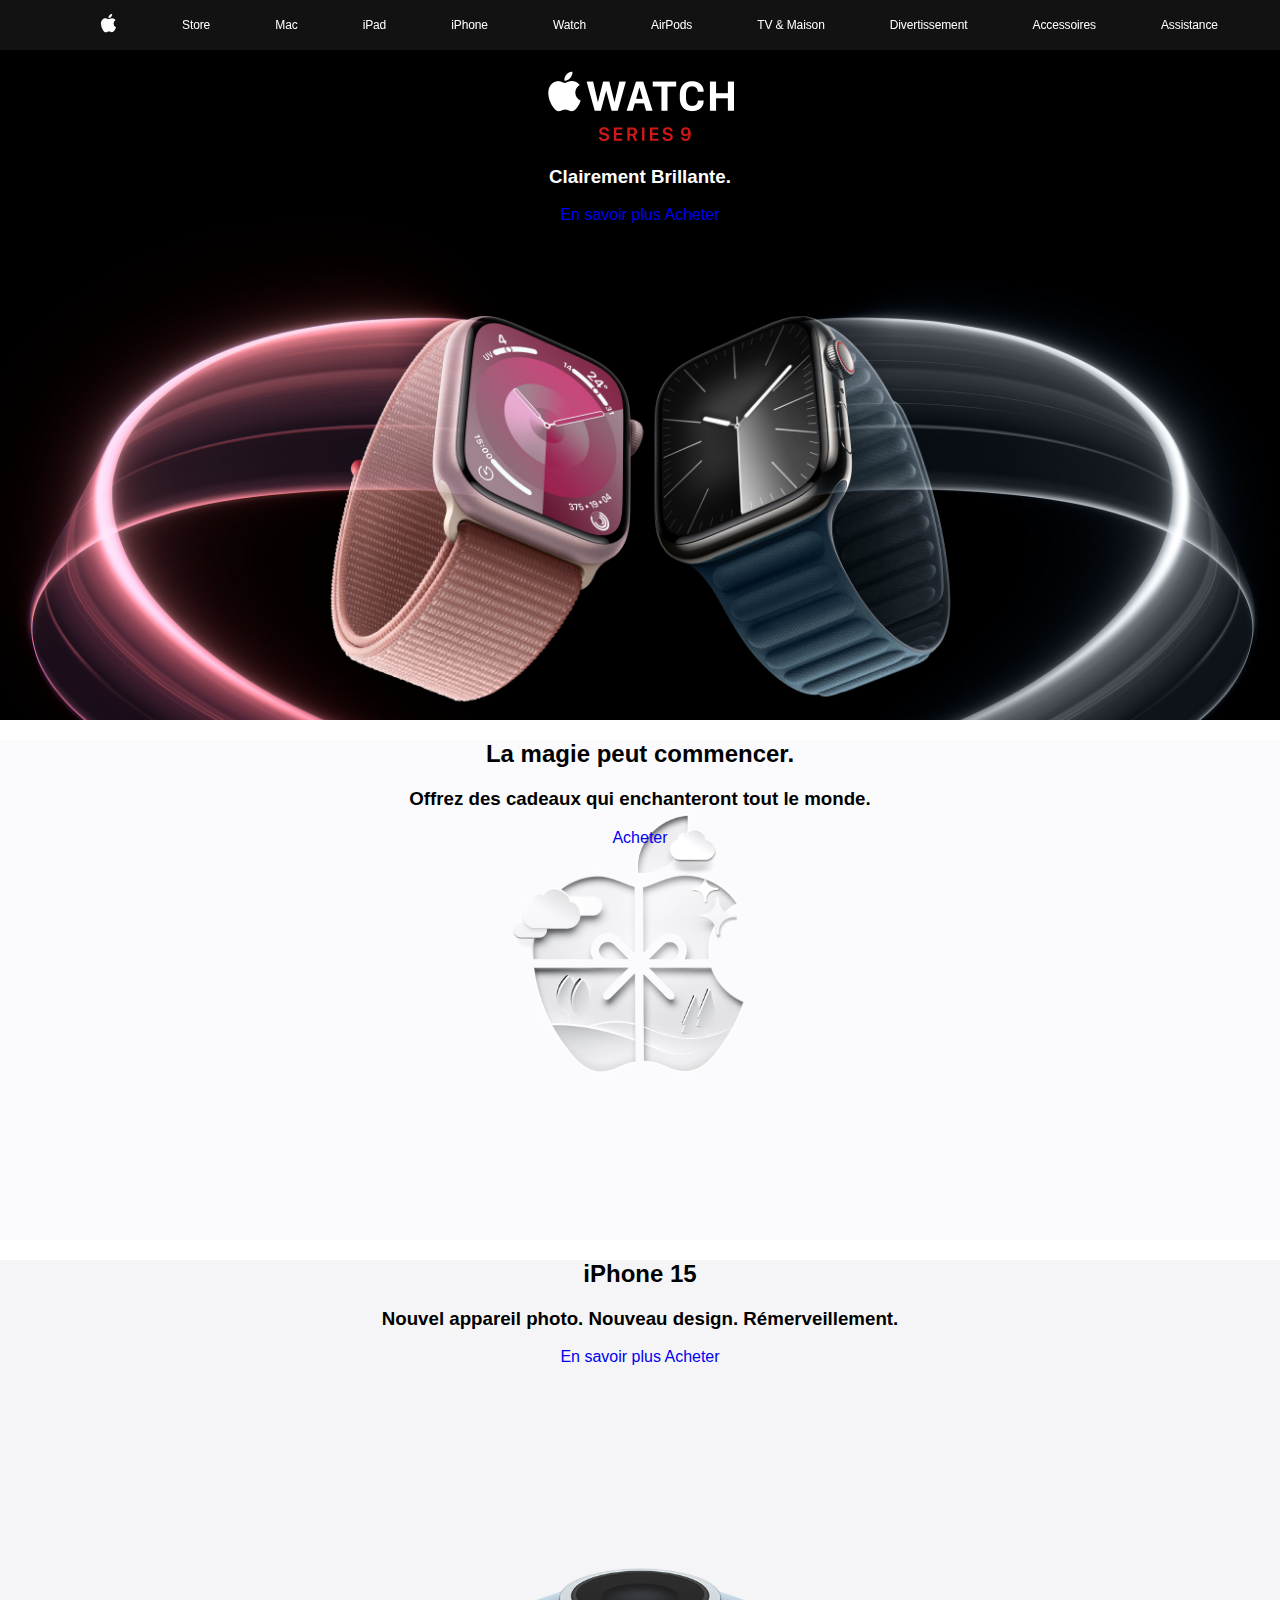
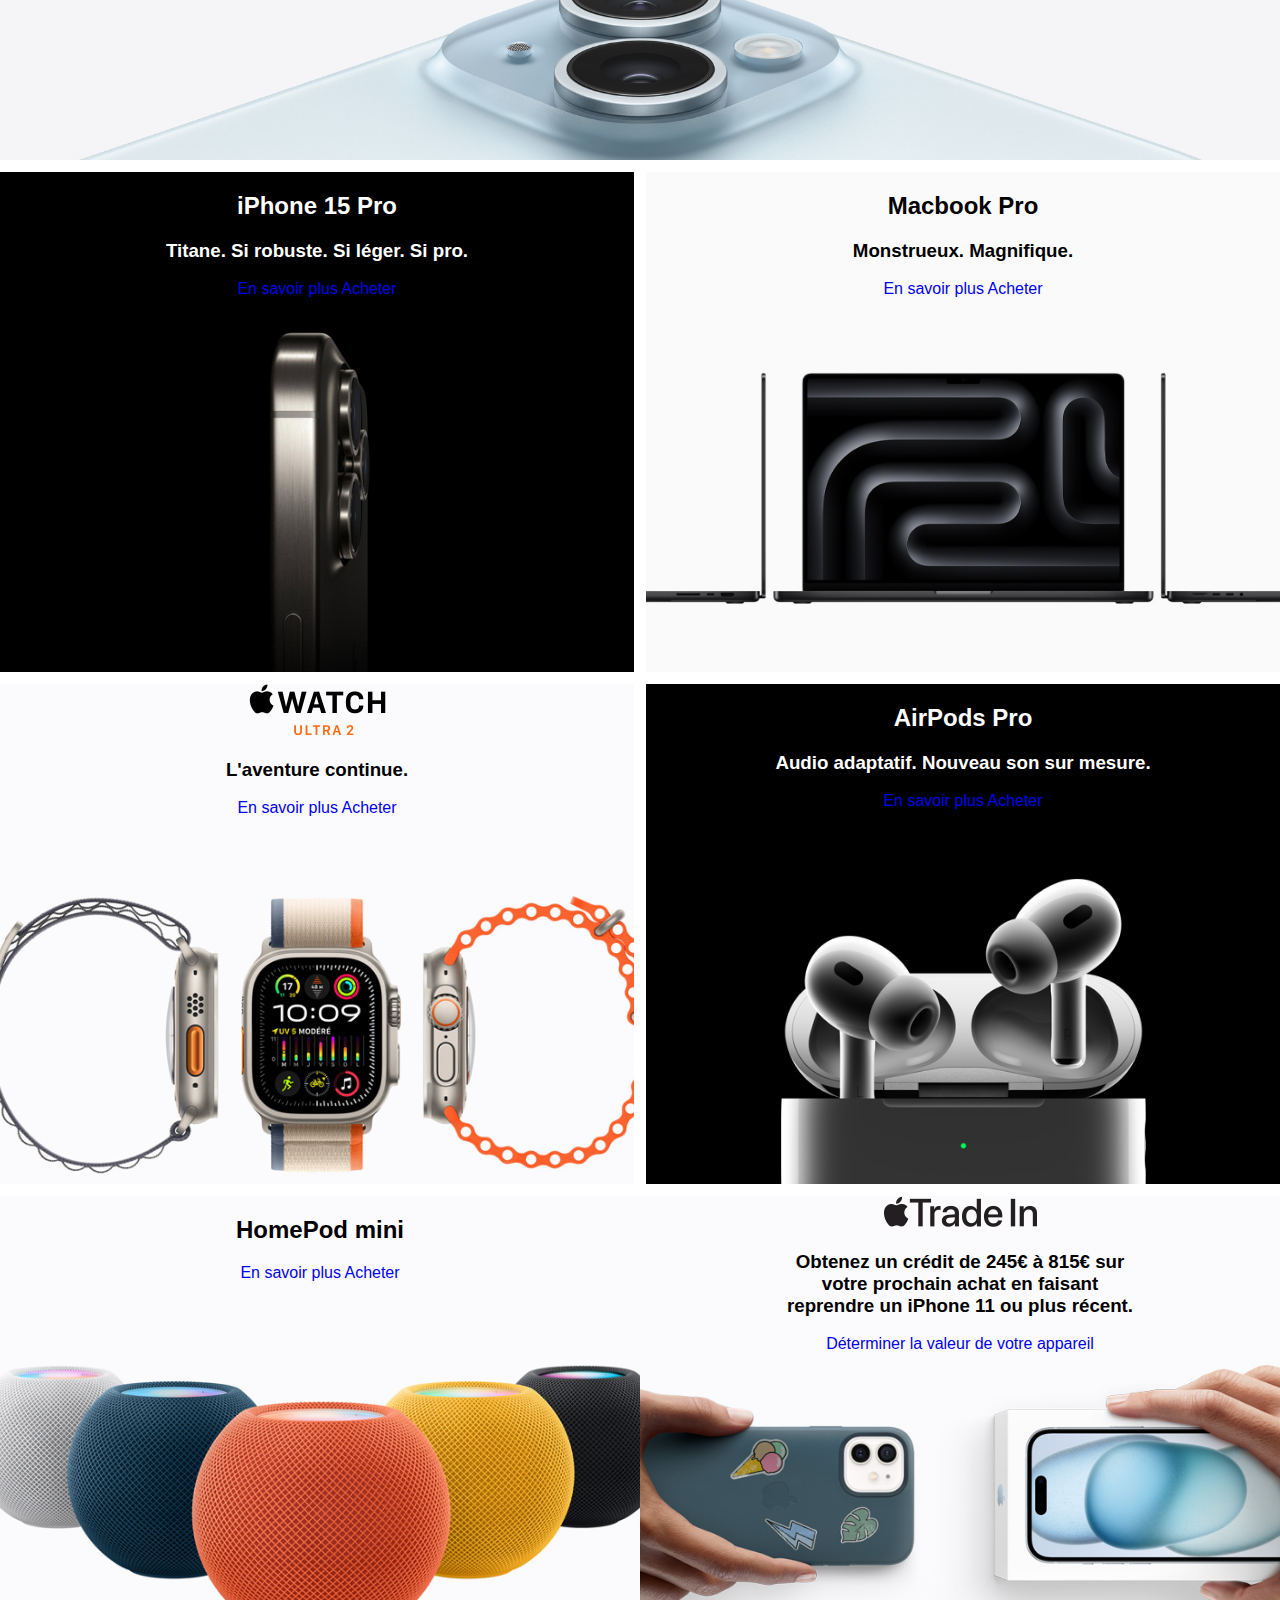
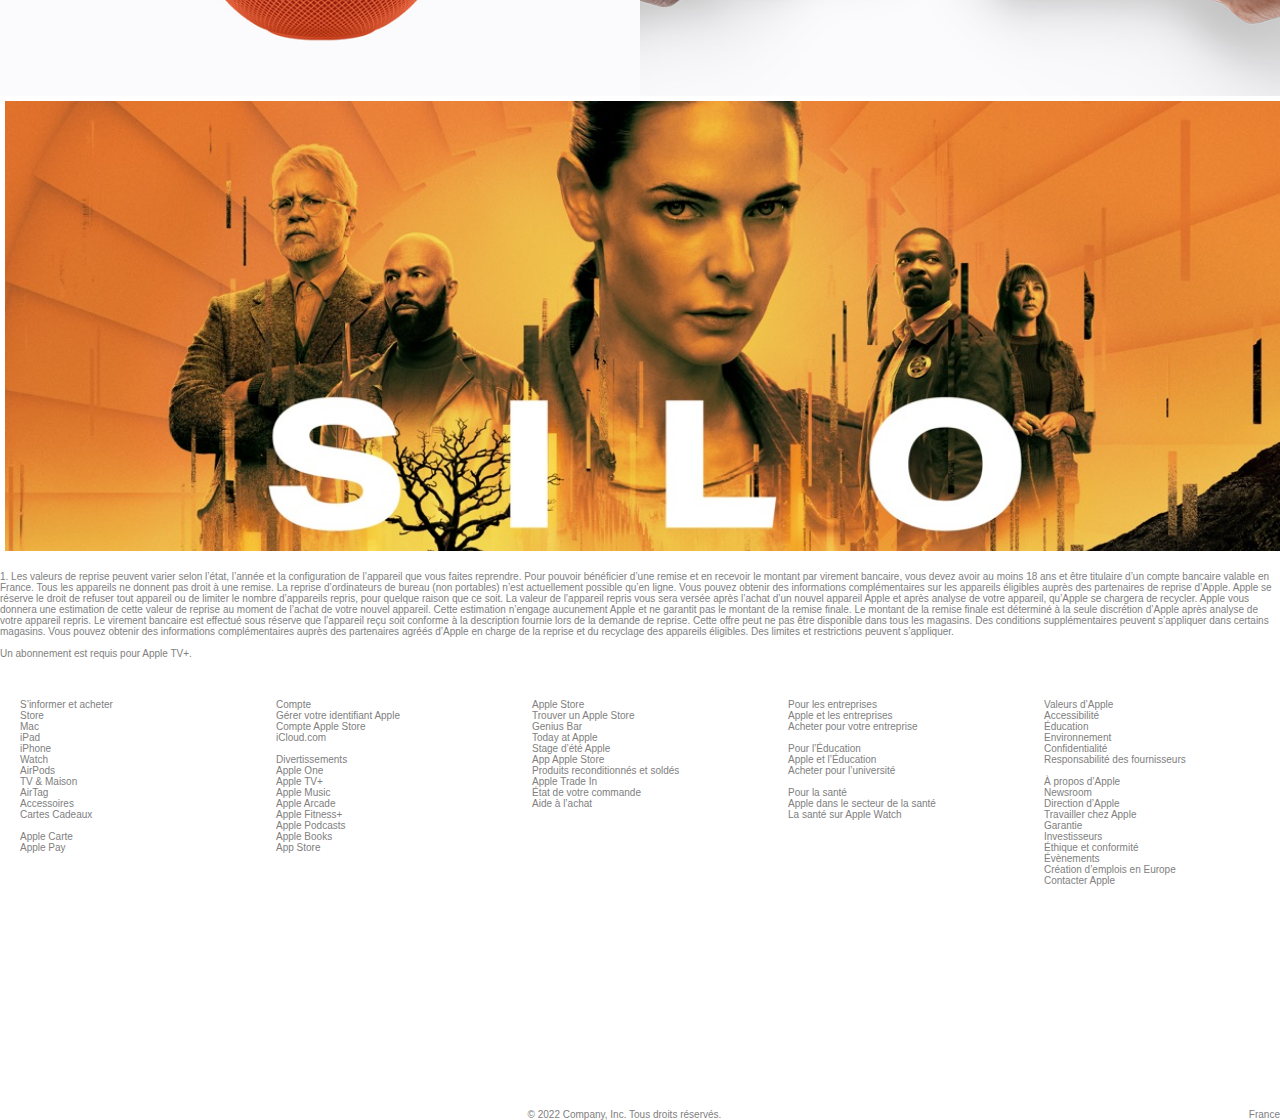
<file: index.html>
<!doctype html>
<html>
<head>
    <link rel="stylesheet" href="index.css">
    <script src="index.js"></script>
</head>
<title>Apple (France)</title>
<meta http-equiv="Content-Type" content="text/html; charset=UTF-8">
</head> 
<body>


 <header>
        <nav class="header1">
            <ul>            
                <svg height="48" viewBox="0 0 17 48" width="17" xmlns="http://www.w3.org/2000/svg"><path d="m15.5752 19.0792a4.2055 4.2055 0 0 0 -2.01 3.5376 4.0931 4.0931 0 0 0 2.4908 3.7542 9.7779 9.7779 0 0 1 -1.2755 2.6351c-.7941 1.1431-1.6244 2.2862-2.8878 2.2862s-1.5883-.734-3.0443-.734c-1.42 0-1.9252.7581-3.08.7581s-1.9611-1.0589-2.8876-2.3584a11.3987 11.3987 0 0 1 -1.9373-6.1487c0-3.61 2.3464-5.523 4.6566-5.523 1.2274 0 2.25.8062 3.02.8062.734 0 1.8771-.8543 3.2729-.8543a4.3778 4.3778 0 0 1 3.6822 1.841zm-6.8586-2.0456a1.3865 1.3865 0 0 1 -.2527-.024 1.6557 1.6557 0 0 1 -.0361-.337 4.0341 4.0341 0 0 1 1.0228-2.5148 4.1571 4.1571 0 0 1 2.7314-1.4078 1.7815 1.7815 0 0 1 .0361.373 4.1487 4.1487 0 0 1 -.9867 2.587 3.6039 3.6039 0 0 1 -2.5148 1.3236z"></path></svg>
                <a href="#">Store</a>
                <a href="#">Mac</a>
                <a href="#">iPad</a>
                <a href="#">iPhone</a>
                <a href="#">Watch</a>
                <a href="#">AirPods</a>
                <a href="#">TV & Maison</a>
                <a href="#">Divertissement</a>
                <a href="#">Accessoires</a>
                <a href="#">Assistance</a>
                <svg xmlns="http://www.w3.org/2000/svg" width="15px" height="44px" viewBox="0 0 15 44">
                    <path d="M14.298,27.202l-3.87-3.87c0.701-0.929,1.122-2.081,1.122-3.332c0-3.06-2.489-5.55-5.55-5.55c-3.06,0-5.55,2.49-5.55,5.55 c0,3.061,2.49,5.55,5.55,5.55c1.251,0,2.403-0.421,3.332-1.122l3.87,3.87c0.151,0.151,0.35,0.228,0.548,0.228 s0.396-0.076,0.548-0.228C14.601,27.995,14.601,27.505,14.298,27.202z M1.55,20c0-2.454,1.997-4.45,4.45-4.45 c2.454,0,4.45,1.997,4.45,4.45S8.454,24.45,6,24.45C3.546,24.45,1.55,22.454,1.55,20z"></path>
                    </svg>
                <span class="globalnav-image-compact"><svg height="48" viewBox="0 0 17 48" width="17" xmlns="http://www.w3.org/2000/svg"><path d="m13.4575 16.9268h-1.1353a3.8394 3.8394 0 0 0 -7.6444 0h-1.1353a2.6032 2.6032 0 0 0 -2.6 2.6v8.9232a2.6032 2.6032 0 0 0 2.6 2.6h9.915a2.6032 2.6032 0 0 0 2.6-2.6v-8.9231a2.6032 2.6032 0 0 0 -2.6-2.6001zm-4.9575-2.2768a2.658 2.658 0 0 1 2.6221 2.2764h-5.2442a2.658 2.658 0 0 1 2.6221-2.2764zm6.3574 13.8a1.4014 1.4014 0 0 1 -1.4 1.4h-9.9149a1.4014 1.4014 0 0 1 -1.4-1.4v-8.9231a1.4014 1.4014 0 0 1 1.4-1.4h9.915a1.4014 1.4014 0 0 1 1.4 1.4z"></path></svg></span>

    </header>
    <section class="hero1">
        <div class="div0">
            <img class="watch_9" src="./Images/watch_9.png">
        </div>    
        <h3>Clairement Brillante.</h3>
        <a href="#">En savoir plus  </a>
        <a href="#">Acheter</a>
    </section>
    <section class="hero2">
        <div>
            <h2>La magie peut commencer.</h2>
            <h3>Offrez des cadeaux qui enchanteront tout le monde.</h3>
            <a href="#">Acheter</a>
        </div>
    </section>
    <section class="hero3">
        <div class="allo">
            <h2>iPhone 15</h2>
            <h3>Nouvel appareil photo. Nouveau design. Rémerveillement.</h3>
            <a href="#">En savoir plus  </a>
            <a href="#">Acheter</a>
        </div>
    </section>
    <section class="hero4">
        <div class="div1">
            <h2>iPhone 15 Pro</h2>
            <h3>Titane. Si robuste. Si léger. Si pro.</h3>
            <a href="#">En savoir plus  </a>
            <a href="#">Acheter</a>
        </div>
        <div class="div2">
            <h2>Macbook Pro</h2>
            <h3>Monstrueux. Magnifique.</h3>
            <a href="#">En savoir plus  </a>
            <a href="#">Acheter</a>
        </div>
    </section>
</section>
<section class="hero4">
    <div class="div10">
        <img class="apple_watch_ultra_2" src="/Images/promowatch.png">
        <h3>L'aventure continue.</h3>
        <a href="#">En savoir plus  </a>
        <a href="#">Acheter</a>
     </div>
     <div class="div11">
        <h2>AirPods Pro</h2>
        <h3>Audio adaptatif. Nouveau son sur mesure.</h3>
        <a href="#">En savoir plus  </a>
        <a href="#">Acheter</a>
    </div>
</section>
</section>
<section class="hero5">
    <div class="div12">
        <h2>HomePod mini</h2>
        <a href="#">En savoir plus  </a>
        <a href="#"> Acheter</a>
     </div>
     <div class="div13">
        <img class="Tradein" src="/Images/Tradein.png">
        <h3>Obtenez un crédit de 245€ à 815€ sur<br> votre prochain achat en faisant<br> reprendre un iPhone 11 ou plus récent.</h3>
        <a href="#">Déterminer la valeur de votre appareil</a>
    </div>
</section>


     <div class="carousel-container">
        <div class="carousel">
            <div class="carousel-item">
                         
        </div>
     </div>
</div>





<div class="affichedesk">
    <div class="text-block">
        1.   Les valeurs de reprise peuvent varier selon l’état, l’année et la configuration de l’appareil que vous faites reprendre. Pour pouvoir bénéficier d’une remise et en recevoir le montant par virement bancaire, vous devez avoir au moins 18 ans et être titulaire d’un compte bancaire valable en France. Tous les appareils ne donnent pas droit à une remise. La reprise d’ordinateurs de bureau (non portables) n’est actuellement possible qu’en ligne. Vous pouvez obtenir des informations complémentaires sur les appareils éligibles auprès des partenaires de reprise d’Apple. Apple se réserve le droit de refuser tout appareil ou de limiter le nombre d’appareils repris, pour quelque raison que ce soit. La valeur de l’appareil repris vous sera versée après l’achat d’un nouvel appareil Apple et après analyse de votre appareil, qu’Apple se chargera de recycler. Apple vous donnera une estimation de cette valeur de reprise au moment de l’achat de votre nouvel appareil. Cette estimation n’engage aucunement Apple et ne garantit pas le montant de la remise finale. Le montant de la remise finale est déterminé à la seule discrétion d’Apple après analyse de votre appareil repris. Le virement bancaire est effectué sous réserve que l’appareil reçu soit conforme à la description fournie lors de la demande de reprise. Cette offre peut ne pas être disponible dans tous les magasins. Des conditions supplémentaires peuvent s’appliquer dans certains magasins. Vous pouvez obtenir des informations complémentaires auprès des partenaires agréés d’Apple en charge de la reprise et du recyclage des appareils éligibles. Des limites et restrictions peuvent s’appliquer.
    <br> <br> Un abonnement est requis pour Apple TV+.
    </div>
    <div class="containertext">

        <div class="footeur">
            <div class="text-block">
                <p> 
                    S’informer et acheter<br>
                    Store<br>
                    Mac<br>
                    iPad<br>
                    iPhone<br>
                    Watch<br>
                    AirPods<br>
                    TV & Maison<br>
                    AirTag<br>
                    Accessoires<br>
                    Cartes Cadeaux<br><br>
                    Apple Carte<br>
                    Apple Pay<br>
                </p>
            </div>
        </div>

        <div class="footeur">
            <div class="text-block">
                <p>
                    Compte<br>
                    Gérer votre identifiant Apple<br>
                    Compte Apple Store<br>
                    iCloud.com<br><br>
                    Divertissements<br>
                    Apple One<br>
                    Apple TV+<br>
                    Apple Music<br>
                    Apple Arcade<br>
                    Apple Fitness+<br>
                    Apple Podcasts<br>
                    Apple Books<br>
                    App Store<br>
                </p>
            </div>
        </div> 

        <div class="footeur">
            <div class="text-block">
                <p>
                    Apple Store<br>
                    Trouver un Apple Store<br>
                    Genius Bar<br>
                    Today at Apple<br>
                    Stage d’été Apple<br>
                    App Apple Store<br>
                    Produits reconditionnés et soldés<br>
                    Apple Trade In<br>
                    État de votre commande<br>
                    Aide à l’achat<br>
                </p>
            </div>
        </div> 

        <div class="footeur">
            <div class="text-block">
                <p>
                    Pour les entreprises<br>
                    Apple et les entreprises<br>
                    Acheter pour votre entreprise <br> <br>
                    Pour l’Éducation<br>
                    Apple et l’Éducation<br>
                    Acheter pour l’université<br> <br>
                    Pour la santé<br>
                    Apple dans le secteur de la santé<br>
                    La santé sur Apple Watch<br>
                </p>
            </div>
        </div>

        <div class="footeur">
            <div class="text-block">
                <p>
                    Valeurs d’Apple<br>
                    Accessibilité<br>
                    Éducation<br>
                    Environnement<br>
                    Confidentialité<br>
                    Responsabilité des fournisseurs<br> <br>
                    À propos d’Apple<br>
                    Newsroom<br>
                    Direction d’Apple<br>
                    Travailler chez Apple<br>
                    Garantie<br>
                    Investisseurs<br>
                    Éthique et conformité<br>
                    Évènements<br>
                    Création d’emplois en Europe<br>
                    Contacter Apple<br>

                </p>
            </div>
        </div>
    </div>
</div>


<div class="affichemob">
    <div class="containerfootmob">
        <div class="textfootmob">
            <p>
                S’informer et acheter
            </p>
            
        </div>

        <div class="textfootmob">
            <p>
                &darr;
            </p>
        </div>
    </div>

    <div class="containerfootmob">
        <div class="textfootmob">
            <p>
                Apple Carte
            </p>
            
        </div>

        <div class="textfootmob">
            <p>
                &darr;
            </p>
        </div>
    </div>

    <div class="containerfootmob">
        <div class="textfootmob">
            <p>
                Compte
            </p>
            
        </div>

        <div class="textfootmob">
            <p>
                &darr;
            </p>
        </div>
    </div>

    <div class="containerfootmob">
        <div class="textfootmob">
            <p>
                Divertissements
            </p>
            
        </div>

        <div class="textfootmob">
            <p>
                &darr;
            </p>
        </div>
    </div>

    <div class="containerfootmob">
        <div class="textfootmob">
            <p>
                Apple Store
            </p>
            
        </div>

        <div class="textfootmob">
            <p>
                &darr;
            </p>
        </div>
    </div>

    <div class="containerfootmob">
        <div class="textfootmob">
            <p>
                Pour les entreprises
            </p>
            
        </div>

        <div class="textfootmob">
            <p>
                &darr;
            </p>
        </div>
    </div>

    <div class="containerfootmob">
        <div class="textfootmob">
            <p>
                Pour l’Éducation
            </p>
            
        </div>

        <div class="textfootmob">
            <p>
                &darr;
            </p>
        </div>
    </div>

    <div class="containerfootmob">
        <div class="textfootmob">
            <p>
                Pour la santé
            </p>
            
        </div>

        <div class="textfootmob">
            <p>
                &darr;
            </p>
        </div>
    </div>
    <div class="containerfootmob">
        <div class="textfootmob">
            <p>
                Valeurs d’Apple
            </p>
            
        </div>

        <div class="textfootmob">
            <p>
                &darr;
            </p>
        </div>
    </div>

    <div class="containerfootmob">
        <div class="textfootmob">
            <p>
                À propos d’Apple
            </p>
            
        </div>

        <div class="textfootmob">
            <p>
                &darr;
            </p>
        </div>
    </div>
</div>

<footer class="footer">
    <div class="logo"></div>

    <div class="legal">© 2022 Company, Inc. Tous droits réservés.</div>
    <div>France</div>
</footer>

</body>
</html>
</file>
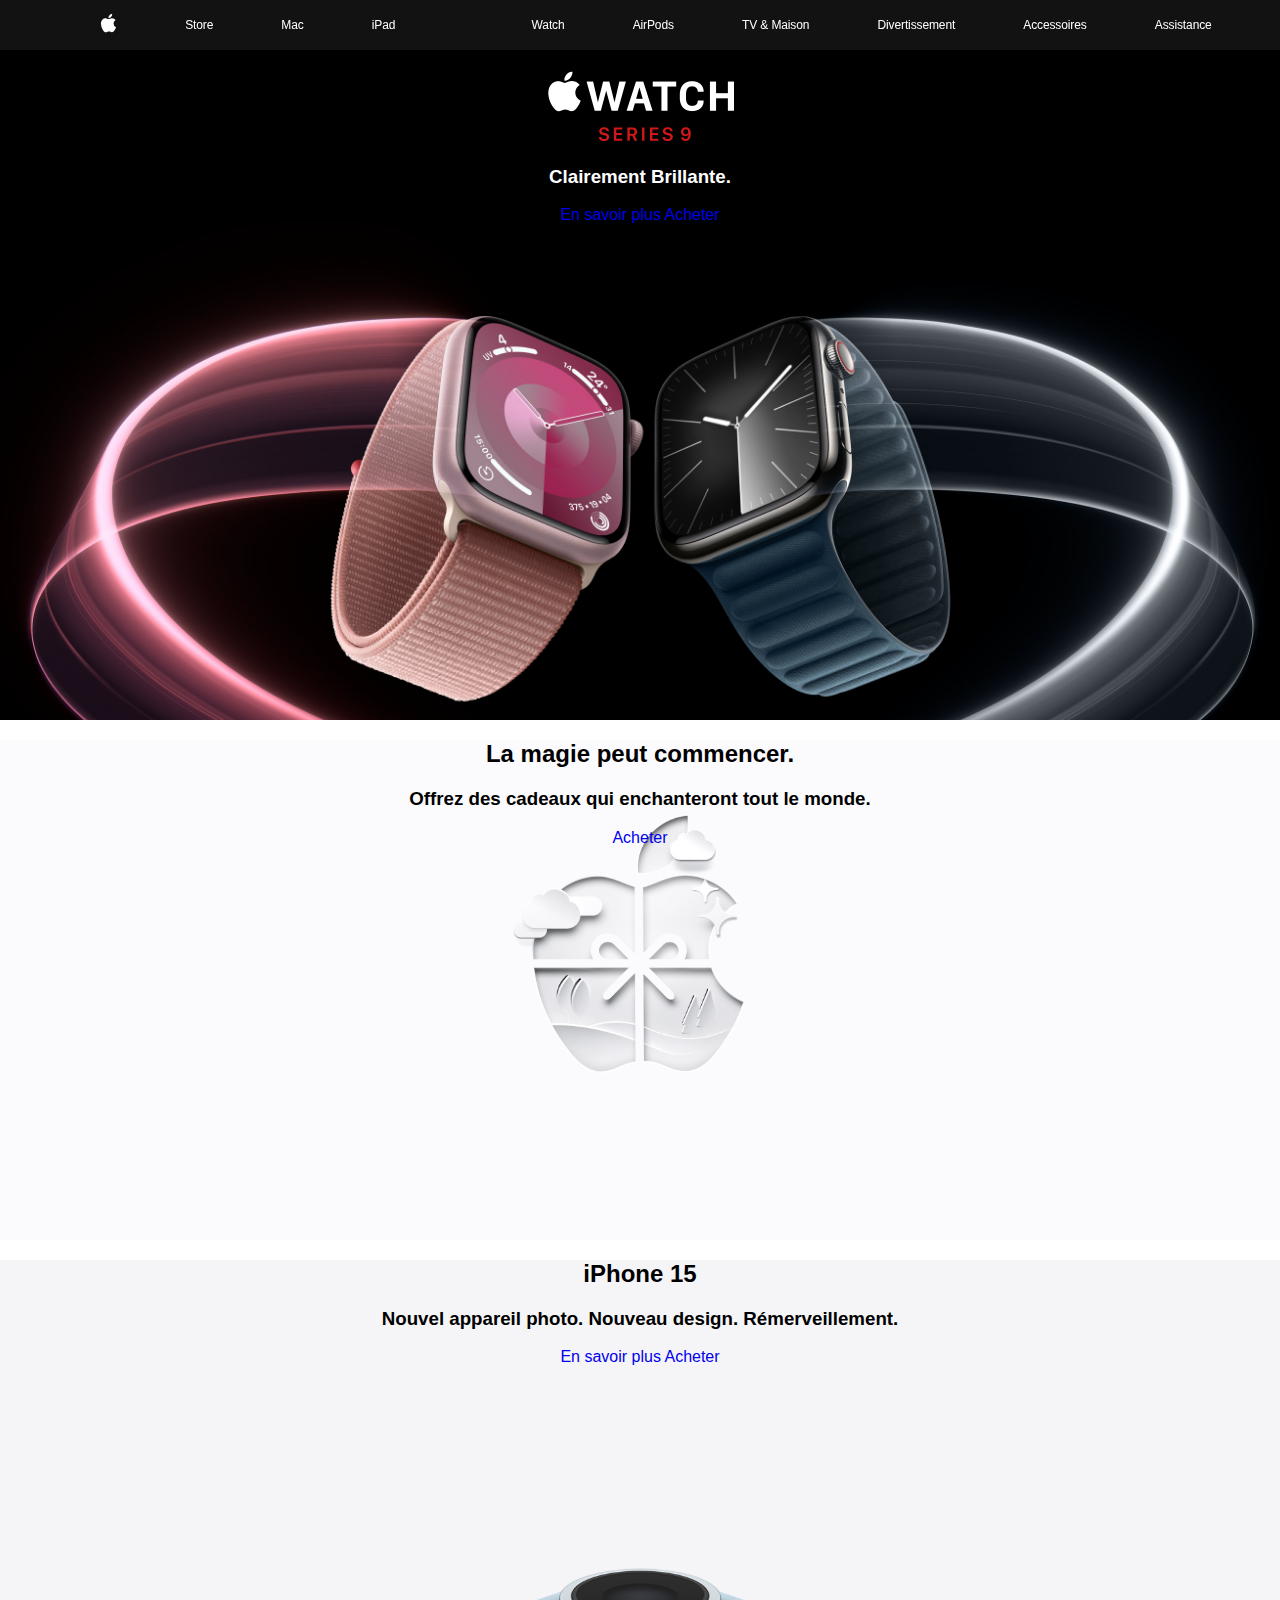
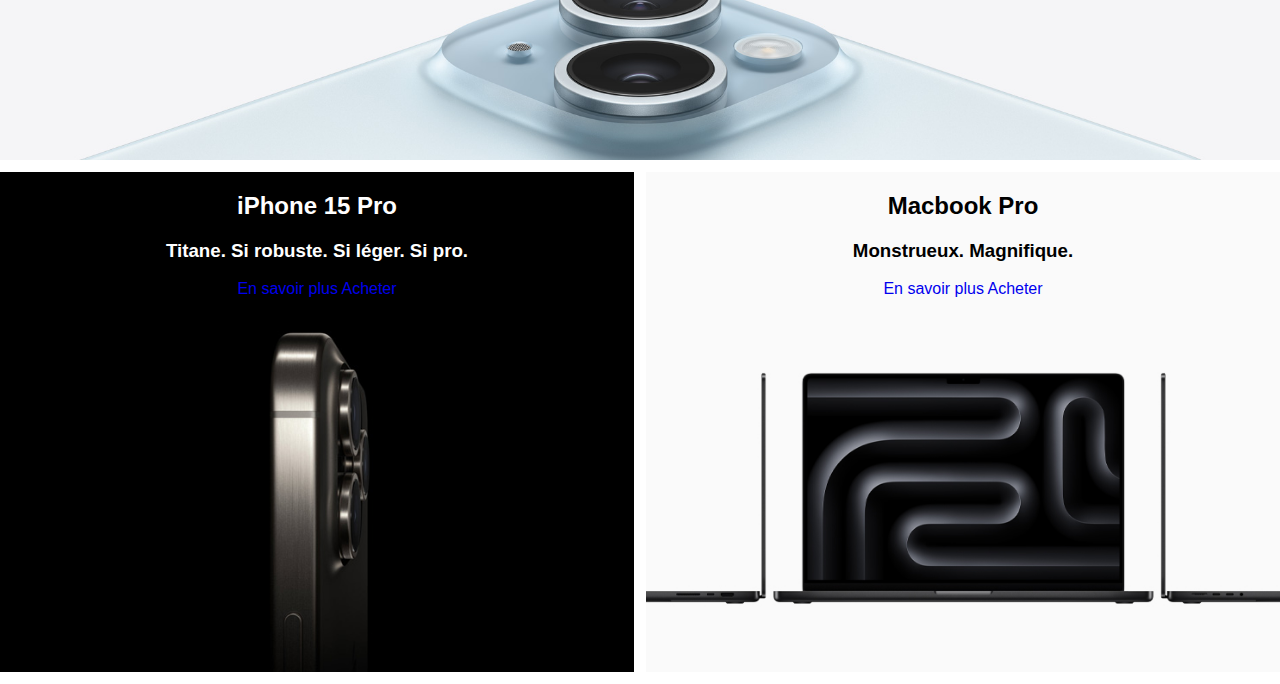
<file: index2.html>
<!DOCTYPE html>

<head>
    <meta charset="utf-8">
    <title>Apple (France)</title>
    <link rel="stylesheet" type="text/css" href="./index.css">
</head>
<body>
    <header>
        <nav class="header1">
            <ul>            
                <svg height="48" viewBox="0 0 17 48" width="17" xmlns="http://www.w3.org/2000/svg"><path d="m15.5752 19.0792a4.2055 4.2055 0 0 0 -2.01 3.5376 4.0931 4.0931 0 0 0 2.4908 3.7542 9.7779 9.7779 0 0 1 -1.2755 2.6351c-.7941 1.1431-1.6244 2.2862-2.8878 2.2862s-1.5883-.734-3.0443-.734c-1.42 0-1.9252.7581-3.08.7581s-1.9611-1.0589-2.8876-2.3584a11.3987 11.3987 0 0 1 -1.9373-6.1487c0-3.61 2.3464-5.523 4.6566-5.523 1.2274 0 2.25.8062 3.02.8062.734 0 1.8771-.8543 3.2729-.8543a4.3778 4.3778 0 0 1 3.6822 1.841zm-6.8586-2.0456a1.3865 1.3865 0 0 1 -.2527-.024 1.6557 1.6557 0 0 1 -.0361-.337 4.0341 4.0341 0 0 1 1.0228-2.5148 4.1571 4.1571 0 0 1 2.7314-1.4078 1.7815 1.7815 0 0 1 .0361.373 4.1487 4.1487 0 0 1 -.9867 2.587 3.6039 3.6039 0 0 1 -2.5148 1.3236z"></path></svg>
                <a href="#">Store</a>
                <a href="#">Mac</a>
                <a href="#">iPad</a>
                <a href="#"></a>
                <a href="#">Watch</a>
                <a href="#">AirPods</a>
                <a href="#">TV & Maison</a>
                <a href="#">Divertissement</a>
                <a href="#">Accessoires</a>
                <a href="#">Assistance</a>
                <svg xmlns="http://www.w3.org/2000/svg" width="15px" height="44px" viewBox="0 0 15 44">
                    <path d="M14.298,27.202l-3.87-3.87c0.701-0.929,1.122-2.081,1.122-3.332c0-3.06-2.489-5.55-5.55-5.55c-3.06,0-5.55,2.49-5.55,5.55 c0,3.061,2.49,5.55,5.55,5.55c1.251,0,2.403-0.421,3.332-1.122l3.87,3.87c0.151,0.151,0.35,0.228,0.548,0.228 s0.396-0.076,0.548-0.228C14.601,27.995,14.601,27.505,14.298,27.202z M1.55,20c0-2.454,1.997-4.45,4.45-4.45 c2.454,0,4.45,1.997,4.45,4.45S8.454,24.45,6,24.45C3.546,24.45,1.55,22.454,1.55,20z"></path>
                    </svg>
                <span class="globalnav-image-compact"><svg height="48" viewBox="0 0 17 48" width="17" xmlns="http://www.w3.org/2000/svg"><path d="m13.4575 16.9268h-1.1353a3.8394 3.8394 0 0 0 -7.6444 0h-1.1353a2.6032 2.6032 0 0 0 -2.6 2.6v8.9232a2.6032 2.6032 0 0 0 2.6 2.6h9.915a2.6032 2.6032 0 0 0 2.6-2.6v-8.9231a2.6032 2.6032 0 0 0 -2.6-2.6001zm-4.9575-2.2768a2.658 2.658 0 0 1 2.6221 2.2764h-5.2442a2.658 2.658 0 0 1 2.6221-2.2764zm6.3574 13.8a1.4014 1.4014 0 0 1 -1.4 1.4h-9.9149a1.4014 1.4014 0 0 1 -1.4-1.4v-8.9231a1.4014 1.4014 0 0 1 1.4-1.4h9.915a1.4014 1.4014 0 0 1 1.4 1.4z"></path></svg></span>

    </header>
    <section class="hero1">
        <div class="div0">
            <img class="watch_9" src="./img/watch_9.png"
        </div>    
        <h3>Clairement Brillante.</h3>
        <a href="#">En savoir plus</a>
        <a href="#">Acheter</a>
    </section>
    <section class="hero2">
        <div>
            <h2>La magie peut commencer.</h2>
            <h3>Offrez des cadeaux qui enchanteront tout le monde.</h3>
            <a href="#">Acheter</a>
        </div>
    </section>
    <section class="hero3">
        <div class="allo">
            <h2>iPhone 15</h2>
            <h3>Nouvel appareil photo. Nouveau design. Rémerveillement.</h3>
            <a href="#">En savoir plus</a>
            <a href="#">Acheter</a>
        </div>
    </section>
    <section class="hero4">
        <div class="div1">
            <h2>iPhone 15 Pro</h2>
            <h3>Titane. Si robuste. Si léger. Si pro.</h3>
            <a href="#">En savoir plus</a>
            <a href="#">Acheter</a>
<!--        <img src="img/iphone_15_pro.jpeg"></img>
 -->    </div>
        <div class="div2">
            <h2>Macbook Pro</h2>
            <h3>Monstrueux. Magnifique.</h3>
            <a href="#">En savoir plus</a>
            <a href="#">Acheter</a>
<!--        <img src="img/macbookpro.jpeg"></img>
 -->        </div>
    </section>


</body>
</html>
</file>
<file: index.css>
body {
    font-family: sans-serif;
    margin: 0;
    padding: 0;
  }
  
body a {
    text-decoration: none;
  }

header {
    display : block;
    color: white;
    text-decoration: none;
    background-color: #161617CC;
    font-size: 12px;
    letter-spacing: -0.12px;
    line-height: 12px;
    position: fixed;
    width: 100%;
    position: center;
    top: 0;
    padding-right: 100px;
    padding-left: 100px;
  }

header a {
    color: white;
  }

.header1 {
      display: inline;
  }

ul {
      list-style-type: none;
      margin: 0;
      padding: 0;
      display: flex;
      justify-content: space-between;
      width: 100%;
      align-items: center;
      fill : white;
      color: white;
      color: inherit;
      text-decoration: none;
    }
    
.hero1 {
    width: 100%;
    height: 80vh;
    background-image: url("./Images/apple_watch.jpeg");
    background-size: cover;
    background-repeat: no-repeat;
    background-position: center;
    text-align: center;
    color: white;
  }

.div0 {
    padding-top: 70px;
  }

.hero2 {
    width: 100%;
    height: 500px;
    background-image: url("./Images/noel.jpeg");
    background-size: cover;
    background-repeat: no-repeat;
    background-position: center;
    text-align: center;
    color: black;
  }

.hero3 {
    width: 100%;
    height: 500px;
    background-image: url("./Images/iphone_15.jpeg");
    background-size: cover;
    background-repeat: no-repeat;
    background-position: center;
    text-align: center;
    color: black;
  }
  
.hero4 {
  display: flex;
  justify-content: space-evenly;
  align-items: center;
  gap: 12px;
  margin-top: 12px;
  margin-bottom: 12px;
  }

.div1 {
    background-image: url(./Images/iphone_15_pro.jpeg);
    width: 50%;
    height: 500px;
    text-align: center;
    background-size: cover;
    background-repeat: no-repeat;
    background-position: center;
    color: white;
  }

.div2 {
    background-image: url(./Images/macbookpro.jpeg);
    width: 50%;
    height: 500px;
    text-align: center;
    background-size: cover;
    background-repeat: no-repeat;
    background-position: center;
  }


p {
  font-size: 10px;
}

.div10 {
  background-image: url(./Images/MontreApple.jpeg);
  width: 50%;
  height: 500px;
  text-align: center;
  background-size: 180%;
  background-repeat: no-repeat;
  background-position: center;
  color: black;
}

.div11 {
  background-image: url(./Images/Airpods.jpeg);
  width: 50%;
  height: 500px;
  text-align: center;
  background-size: cover;
  background-repeat: no-repeat;
  background-position: center;
  color: white;
}

.hero5 {
  display: flex;
}

.div12 {
  background-image: url(./Images/HomePod.jpeg);
  width: 50%;
  height: 500px;
  text-align: center;
  background-size: 180%;
  background-repeat: no-repeat;
  background-position: center;
  color: black;
}

.div13 {
  background-image: url(./Images/échange.jpg);
  width: 50%;
  height: 500px;
  text-align: center;
  background-size: cover;
  background-repeat: no-repeat;
  background-position: center;
  color: black;
}

/* Caroussel Test*/

.carousel-container {
  width: 100%;
  height: 50vh;
  margin: auto;
  overflow: hidden;
  margin: 5px;

}

.carousel {
  display: flex;
  transition: transform 0.5s ease-in-out;
  height: 100%;
}

.carousel-item {
  background-image: url('/Images/Silo.jpeg');
  /* Remplacez le chemin par le chemin réel de votre image */
  background-size: cover;
  /* Pour couvrir l'ensemble du conteneur */
  background-position: center;
  /* Pour centrer l'image dans le conteneur */
  background-repeat: no-repeat;
  /* Pour éviter la répétition de l'image */
  text-align: center;
  min-width: 100%;
  box-sizing: border-box;
  padding: 20px;
  height: 100%;
  /* Ajout d'un espace intérieur pour éviter que le texte ne soit collé aux bords */
  margin: 0;
}


/*Footeur */


footer{
  color: gray;
  text-align: left;
  font-size: 10px;
  display:flex;
  justify-content: space-between;

}
.footeur {
  color: #fff;
  text-align: center;
  padding: 20px;
  bottom: 0;
  width: 100%;

}

.text-block {
  color: gray;
  text-align: left;
  /* Alignement du texte */
  font-size: 10px;
  margin-top: 20px;
  margin : left right 0px ;  
}
.textfootmob {
  color: gray;
  text-align: center;
  /* Alignement du texte */
  padding: 20px;
  font-size: 70px;
 
}

.containerfootmob {
  display:flex;
  justify-content: space-between;
  border-bottom: 1px solid gray;
  ;
}

.containertext {
  display:flex;
  width: 100%;
  height: 50vh;
  padding: right left  25%;
  text-align: center;
}

.affichemob {
display: none;
}
.affichedesk{
  display:contents;
}

/*Responsive */

@media only screen and (max-width: 767px) {
 

  ul {
      position: static;
      width: 100%;
      background-color: #333;
      display: none;
  }


  .hero1,
  .hero2,
  .hero3,
  .hero4,
  .hero5,
  .div1,
  .div2,
  .div10,
  .div11,
  .div12,
  .div13,
  .carousel-container {
      width: 100%;
      display: block;
      width: 100%;
      margin-bottom: 25px ;
      display:flexbox;
  }
  .affichemob {
      display: contents;
      }
   .affichedesk{
          display:none;
      }
}
</file>
